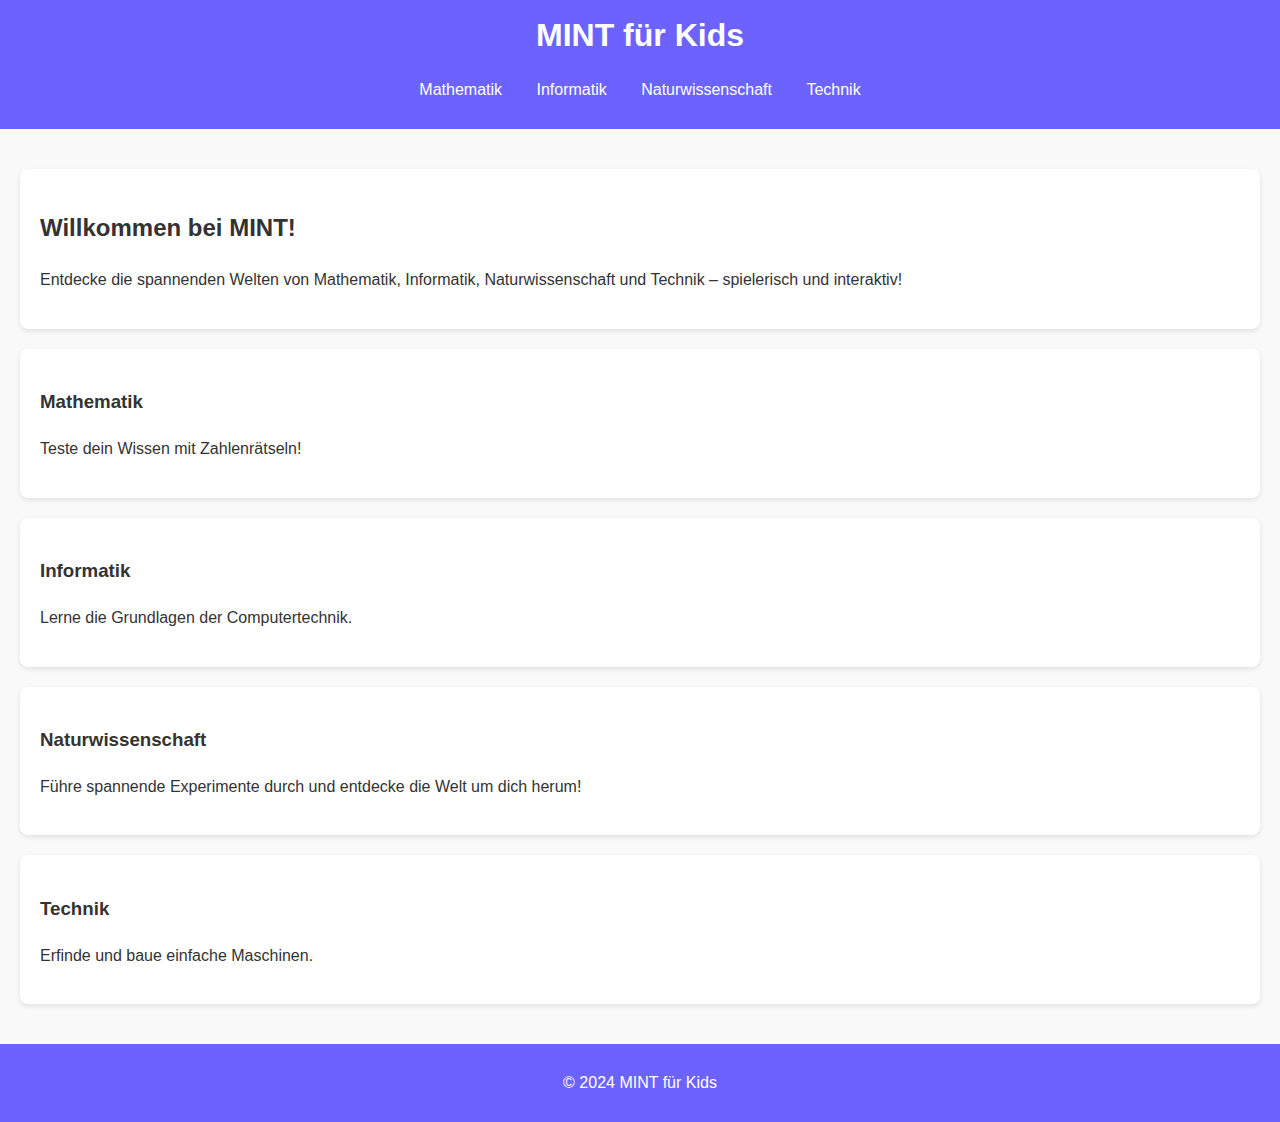
<file: index.html>
<!DOCTYPE html>
<html lang="de">
<head>
    <meta charset="UTF-8">
    <meta name="viewport" content="width=device-width, initial-scale=1.0">
    <meta name="description" content="MINT für Kinder: Entdecke spannende Experimente und lerne spielerisch Mathematik, Informatik, Naturwissenschaft und Technik.">
    <meta name="keywords" content="MINT, Kinder, Experimente, Lernen, Wissenschaft">
    <meta name="author" content="Dein Name">
    <title>MINT für Kids</title>
    <link rel="stylesheet" href="index.css">
</head>
<body>
    <header>
        <h1>MINT für Kids</h1>
        <nav>
            <ul>
                <li><a href="#mathematik">Mathematik</a></li>
                <li><a href="#informatik">Informatik</a></li>
                <li><a href="#naturwissenschaft">Naturwissenschaft</a></li>
                <li><a href="#technik">Technik</a></li>
            </ul>
        </nav>
    </header>

    <main>
        <section id="intro">
            <h2>Willkommen bei MINT!</h2>
            <p>Entdecke die spannenden Welten von Mathematik, Informatik, Naturwissenschaft und Technik – spielerisch und interaktiv!</p>
        </section>

        <section id="mathematik">
            <h3>Mathematik</h3>
            <p>Teste dein Wissen mit Zahlenrätseln!</p>
        </section>

        <section id="informatik">
            <h3>Informatik</h3>
            <p>Lerne die Grundlagen der Computertechnik.</p>
        </section>

        <section id="naturwissenschaft">
            <h3>Naturwissenschaft</h3>
            <p>Führe spannende Experimente durch und entdecke die Welt um dich herum!</p>
        </section>

        <section id="technik">
            <h3>Technik</h3>
            <p>Erfinde und baue einfache Maschinen.</p>
        </section>
    </main>

    <footer>
        <p>© 2024 MINT für Kids</p>
    </footer>
</body>
</html>
</file>
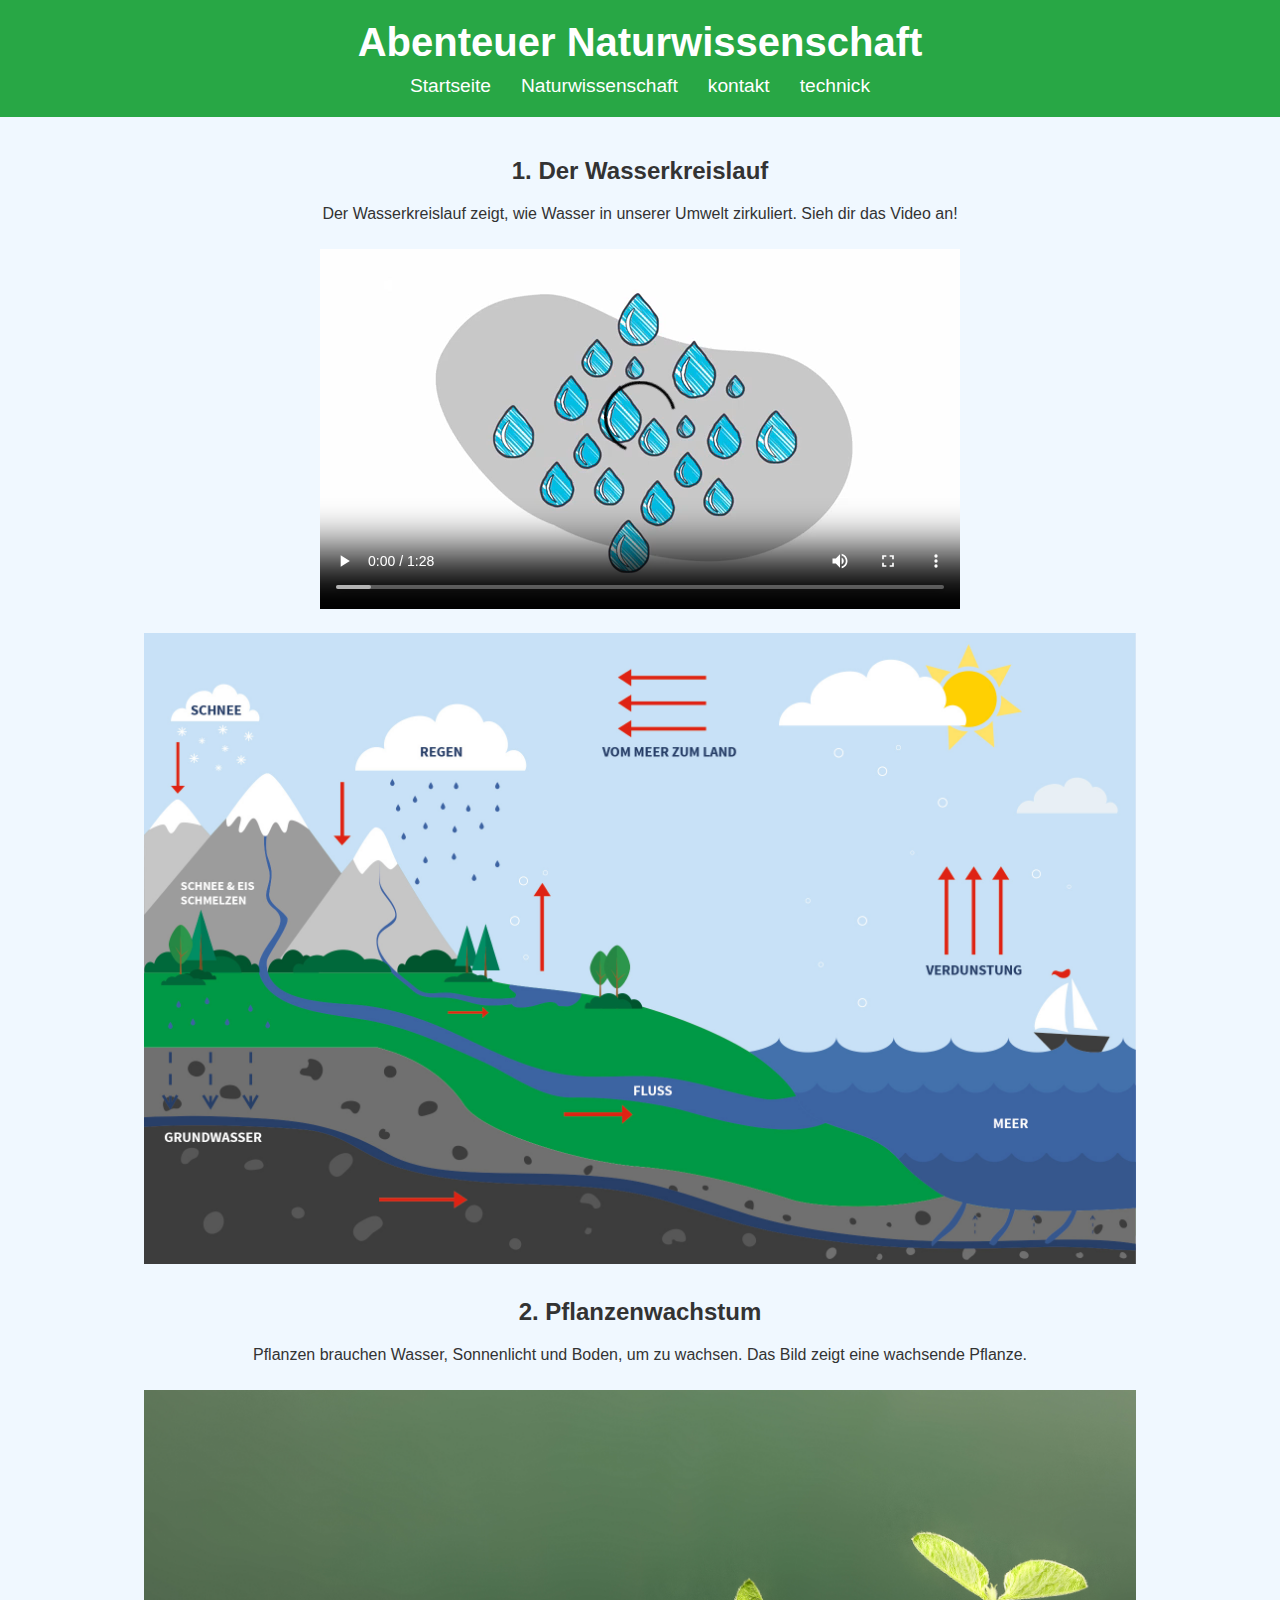
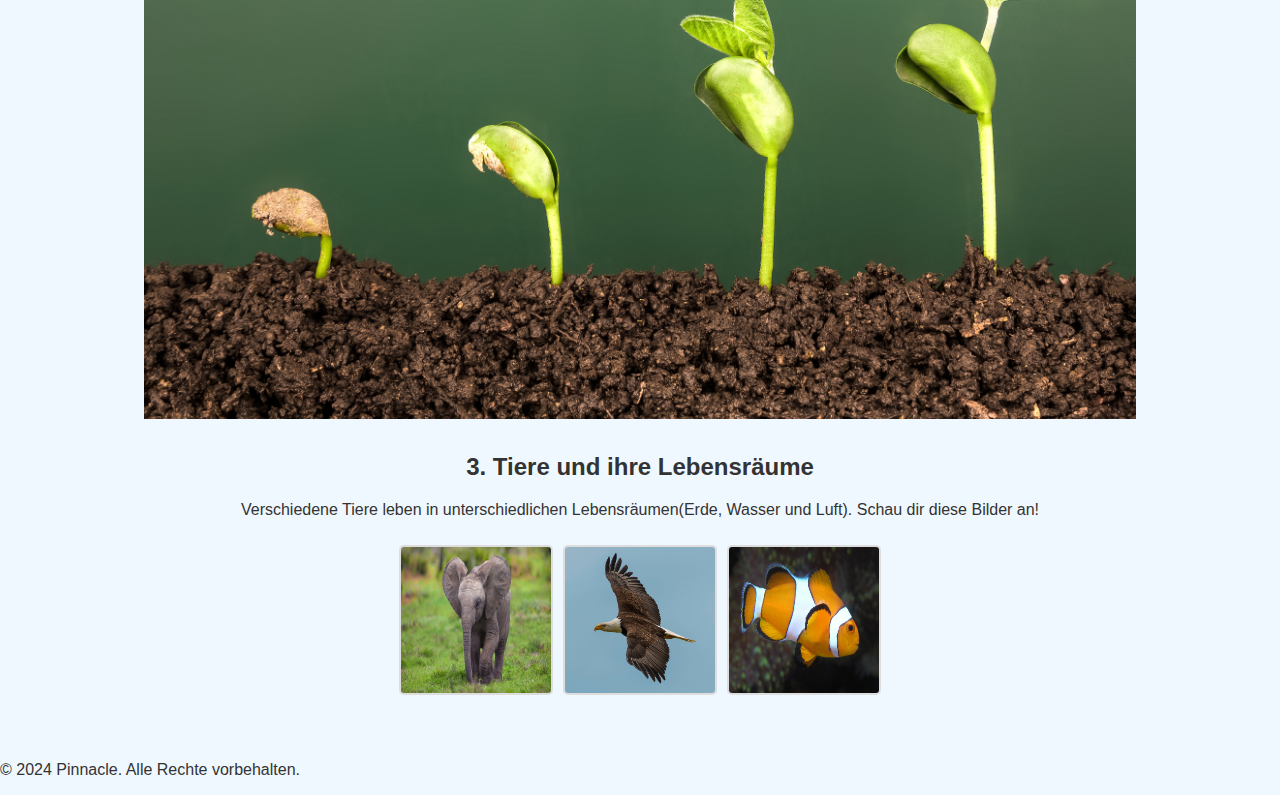
<file: natur.html>
<!DOCTYPE html>
<html lang="de">
<head>
    <meta charset="UTF-8">
    <meta name="viewport" content="width=device-width, initial-scale=1.0">
    <title>Abenteuer Naturwissenschaft</title>
    <link rel="stylesheet" href="styles.css">
</head>
<body>
    <header>
        <h1>Abenteuer Naturwissenschaft</h1>
        <nav>
            <ul>
                <li><a href="index.html">Startseite</a></li>
                <li><a href="natur.html">Naturwissenschaft</a></li>
                <li><a href="#kontakt.html">kontakt</a></li>
                <li><a href="technik.html">technick</a></li>
                
            </ul>
        </nav>
    </header>
    <main>
        <section>
            <h2>1. Der Wasserkreislauf</h2>
            <p>Der Wasserkreislauf zeigt, wie Wasser in unserer Umwelt zirkuliert. Sieh dir das Video an!</p>
            <video controls>
                <source src="wasserverlauf.mp4" type="video/mp4">
                Dein Browser unterstützt das Video-Tag nicht.
            </video>
            <img src="wasserkreislauf_wvnord.jpg" alt="Der Wasserkreislauf" />
        </section>

        <section>
            <h2>2. Pflanzenwachstum</h2>
            <p>Pflanzen brauchen Wasser, Sonnenlicht und Boden, um zu wachsen. Das Bild zeigt eine wachsende Pflanze.</p>
            <img src="wachsende-pflanze-gettyimages-524541622-feellife.jpg" alt="Wachstum einer Pflanze" />
        </section>

        <section>
            <h2>3. Tiere und ihre Lebensräume</h2>
            <p>Verschiedene Tiere leben in unterschiedlichen Lebensräumen(Erde, Wasser und Luft). Schau dir diese Bilder an!</p>
            <div id="animal-gallery">
                <img src="baby-elefant-läuft-auf-dem-gras.jpg" alt="Ein Elefant in der Savanne" />
                <img src="35345733352_333b4755ae_b.jpg" alt="Ein Adler , der fliegt" />
                <img src="clownfisch.jpg" alt="Ein Fisch  im Wasser" />
            </div>
        </section>
    </main>
    <footer>
        <p>&copy; 2024 Pinnacle. Alle Rechte vorbehalten.</p>
    </footer>
    
</body>
</html>
</file>
<file: index.css>
body {
    font-family: Arial, sans-serif;
    line-height: 1.6;
    margin: 0;
    padding: 0;
    background-color: #f9f9f9;
    color: #333;
}

header {
    background-color: #6c63ff;
    color: white;
    padding: 10px 0;
    text-align: center;
}

header h1 {
    margin: 0;
    font-size: 2em;
}

nav ul {
    list-style: none;
    padding: 0;
}

nav ul li {
    display: inline;
    margin: 0 15px;
}

nav ul li a {
    color: white;
    text-decoration: none;
}

main {
    padding: 20px;
}

section {
    margin: 20px 0;
    padding: 20px;
    background: white;
    border-radius: 8px;
    box-shadow: 0 2px 5px rgba(0, 0, 0, 0.1);
}

footer {
    text-align: center;
    padding: 10px;
    background: #6c63ff;
    color: white;
}
</file>
<file: styles.css>
/* Grundlegendes Styling */
body {
    margin: 0;
    font-family: Arial, sans-serif;
    background-color: #f0f8ff;
    color: #333;
}

header {
    background-color: #28a745;
    color: white;
    padding: 20px;
    text-align: center;
}

header h1 {
    margin: 0;
    font-size: 2.5em;
}

nav ul {
    list-style-type: none;
    padding: 0;
    margin: 10px 0 0;
    display: flex;
    justify-content: center;
}

nav ul li {
    margin: 0 15px;
}

nav ul li a {
    text-decoration: none;
    color: white;
    font-size: 1.2em;
}

main {
    padding: 20px;
}

section {
    margin: 20px 0;
    text-align: center;
}

section img, section video {
    max-width: 80%;
    height: auto;
    margin: 10px 0;
}

/* Bildergalerie */
#animal-gallery {
    display: flex;
    justify-content: center;
    gap: 10px;
}

#animal-gallery img {
    width: 150px;
    height: auto;
    border: 2px solid #ddd;
    border-radius: 5px;
}
</file>
